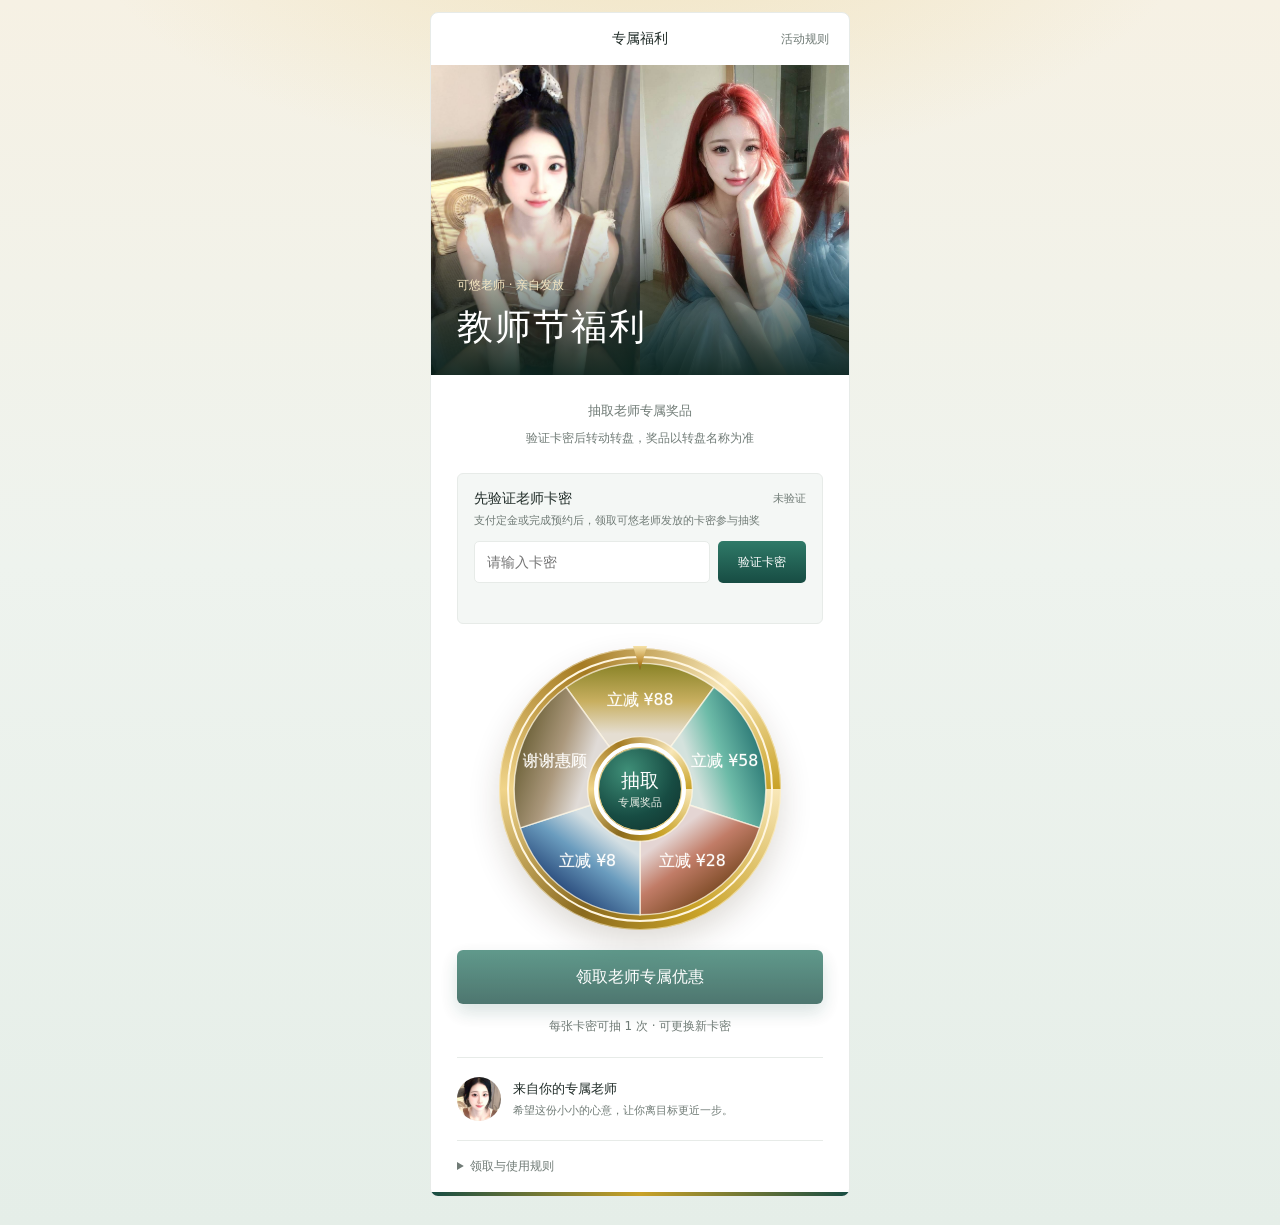
<file: index.html>
<!DOCTYPE html>
<html lang="zh-CN">
<head>
  <meta charset="UTF-8">
  <meta name="viewport" content="width=device-width, initial-scale=1, viewport-fit=cover">
  <meta name="theme-color" content="#174c43">
  <title>教师节福利 · 老师专属减免</title>
  <link rel="stylesheet" href="css/gift.css?v=grad3">
  <style>
    html, body {
      margin: 0;
      min-height: 100%;
      background:
        radial-gradient(ellipse 80% 40% at 50% -8%, rgba(232, 201, 122, .35), transparent 55%),
        linear-gradient(180deg, #f6f1e4 0%, #eef3ee 46%, #e5eee8 100%);
    }
    #gift-root {
      min-height: 100dvh;
      padding: 12px 12px 28px;
    }
  </style>
</head>
<body>
  <div id="gift-root" aria-label="老师专属减免福利">
<main class="gift-page">
    <header class="gift-nav">
      <span></span>
      <strong>专属福利</strong>
      <button type="button" data-open-rules>活动规则</button>
    </header>
    <section class="gift-hero" aria-label="老师专属发放">
      <div class="gift-hero-pair" aria-label="教师节福利老师照片">
        <img src="img/hero-1.jpg" alt="为你发放优惠的老师">
        <img src="img/hero-2.jpg" alt="为你发放优惠的老师">
      </div>
      <div class="gift-hero-copy">
        <p>可悠老师 · 亲自发放</p>
        <h1>教师节福利</h1>
      </div>
    </section>

    <div class="gift-result-host">
      <div class="gift-body">
        <section class="gift-amount" aria-label="抽取老师专属奖品">
          <p>抽取老师专属奖品</p>
          <p class="gift-subtitle">验证卡密后转动转盘，奖品以转盘名称为准</p>
        </section>

        <section class="gift-access" aria-label="卡密验证">
          <div class="gift-access-head"><strong>先验证老师卡密</strong><span class="gift-access-status" data-access-status>未验证</span></div>
          <p class="gift-access-copy">支付定金或完成预约后，由可悠老师发放卡密。每张卡密抽 1 次，换新卡密可再抽。</p>
          <div class="gift-access-row"><input type="text" inputmode="text" autocomplete="off" placeholder="请输入卡密" aria-label="请输入老师发放的卡密" data-card-input><button class="gift-verify" type="button" data-verify-card>验证卡密</button></div>
          <p class="gift-access-error" data-access-error role="alert" aria-live="polite"></p>
        </section>

        <section class="gift-wheel-area" aria-label="抽取专属奖品">
          <div class="gift-wheel-frame">
            <div class="gift-wheel" data-wheel></div>
          </div>
          <div class="gift-pointer" aria-hidden="true"></div>
          <button class="gift-wheel-center" type="button" data-draw aria-label="抽取奖品"><b>抽取</b><span>专属奖品</span></button>
        </section>

        <button class="gift-action" type="button" data-draw data-main-action>领取老师专属优惠</button>
        <button class="gift-reward-link" type="button" data-view-reward hidden>查看我的奖励</button>
        <p class="gift-availability" data-availability aria-live="polite">每张卡密可抽 1 次 · 可更换新卡密</p>

        <div class="gift-sender">
          <div class="gift-avatar"><img src="img/hero-1.jpg" alt="专属老师头像"></div>
          <div class="gift-sender-copy"><strong>来自你的专属老师</strong><p>希望这份小小的心意，让你离目标更近一步。</p></div>
        </div>
        <details class="gift-rules">
          <summary>领取与使用规则</summary>
          <p>支付定金或完成预约后，可向可悠老师领取卡密。输入有效卡密并验证成功后，可抽取 1 次。抽中的金额仅限当前订单抵扣，不可提现或转赠。</p>
        </details>
      </div>
      <div class="gift-modal" data-result hidden>
        <section class="gift-dialog" role="dialog" aria-modal="true" aria-label="老师福利领取结果">
          <button class="gift-close" type="button" data-close-result>关闭</button>
          <div class="gift-avatar"><img src="img/hero-1.jpg" alt="发放福利的老师"></div>
          <h2>老师为你减一笔</h2>
          <p>专属优惠已领取</p>
          <div class="gift-result-amount"><small>¥</small>18</div>
          <div class="gift-order">
            <div><span>老师专属减免</span><span>−¥18.00</span></div>
            <div><span>使用范围</span><strong>当前订单</strong></div>
          </div>
          <button class="gift-action" type="button" data-confirm>确认使用优惠</button>
        </section>
      </div>
    </div>
    <div class="gift-bottom-line" aria-hidden="true"></div>
  </main>
  </div>
  <script src="https://telegram.org/js/telegram-web-app.js"></script>
  <script src="js/store.js?v=noshine"></script>
  <script src="js/gift.js?v=tg1"></script>
</body>
</html>
</file>
<file: css/gift.css>
:root {
  --gift-accent: #174c43;
  --gift-paper: light-dark(#ffffff, #171c1b);
  --gift-ink: light-dark(#202c28, #f1f4f2);
  --gift-muted: light-dark(#707b76, #a9b6af);
  --gift-line: light-dark(#e7ebe8, #35413b);
  --gift-wash: light-dark(#f4f7f5, #232e28);
  --gift-red: light-dark(#ba443f, #f39485);
  color: var(--gift-ink);
  font-family: "PingFang SC", "Microsoft YaHei", system-ui, sans-serif;
  letter-spacing: 0;
  width: 100%;
}
:root *,
:root *::before,
:root *::after { box-sizing: border-box; letter-spacing: 0; }
:root button { font: inherit; cursor: pointer; }
:root button:disabled { cursor: default; }
:root [hidden] { display: none !important; }
:root .gift-page {
  width: min(100%, 420px);
  margin: 0 auto;
  background: var(--gift-paper);
  border: 1px solid var(--gift-line);
  border-radius: 8px;
  overflow: hidden;
}
:root .gift-nav {
  display: grid;
  grid-template-columns: 64px 1fr 64px;
  align-items: center;
  height: 52px;
  padding: 0 12px;
  font-size: 14px;
  color: var(--gift-ink);
}
:root .gift-nav strong { text-align: center; font-weight: 500; }
:root .gift-nav button {
  height: 44px;
  padding: 0;
  border: 0;
  background: transparent;
  color: var(--gift-muted);
  font-size: 12px;
}
:root .gift-hero { position: relative; height: 310px; overflow: hidden; background: #41453f; }
:root .gift-hero-pair { display: grid; grid-template-columns: 1fr 1fr; width: 100%; height: 100%; }
:root .gift-hero-pair img { display: block; width: 100%; height: 100%; object-fit: cover; }
:root .gift-hero-pair img:first-child { object-position: center 24%; }
:root .gift-hero-pair img:last-child { object-position: center 28%; }
:root .gift-hero::after {
  content: "";
  position: absolute;
  inset: 0;
  background: linear-gradient(180deg, transparent 42%, rgba(10, 34, 28, .15) 58%, rgba(10, 34, 28, .92) 100%);
  pointer-events: none;
}
:root .gift-hero-copy { position: absolute; z-index: 1; left: 26px; right: 26px; bottom: 24px; color: #fff; }
:root .gift-hero-copy p { margin: 0 0 10px; font-size: 12px; line-height: 1.5; color: #f4e5c1; }
:root .gift-hero-copy h1 { margin: 0; font-size: 36px; font-weight: 500; line-height: 1.3; letter-spacing: 2px; }
:root .gift-body { padding: 26px 26px 0; }
:root .gift-amount { text-align: center; padding-bottom: 4px; }
:root .gift-amount p { margin: 0; color: var(--gift-muted); font-size: 13px; line-height: 1.5; }
:root .gift-amount .gift-subtitle { margin-top: 8px; font-size: 12px; }
:root .gift-access { margin: 22px 0 4px; padding: 16px; border: 1px solid var(--gift-line); border-radius: 6px; background: var(--gift-wash); }
:root .gift-access-head { display: flex; align-items: center; justify-content: space-between; gap: 10px; }
:root .gift-access-head strong { font-size: 14px; font-weight: 500; }
:root .gift-access-status { color: var(--gift-muted); font-size: 11px; white-space: nowrap; }
:root .gift-access-copy { margin: 5px 0 12px; color: var(--gift-muted); font-size: 11px; line-height: 1.5; }
:root .gift-access-row { display: grid; grid-template-columns: 1fr 88px; gap: 8px; }
:root .gift-access input { width: 100%; height: 42px; padding: 0 12px; border: 1px solid var(--gift-line); border-radius: 5px; outline: 0; background: var(--gift-paper); color: var(--gift-ink); font-size: 14px; }
:root .gift-access input:focus { border-color: var(--gift-accent); }
:root .gift-verify { height: 42px; border: 0; border-radius: 5px; background: linear-gradient(180deg, #2f7a68, #174c43); color: #fff; font-size: 12px; font-weight: 500; }
:root .gift-access-error { min-height: 16px; margin: 8px 0 0; color: var(--gift-red); font-size: 11px; line-height: 1.45; }
:root .gift-wheel-area { position: relative; margin: 24px auto 20px; width: min(100%, 282px); aspect-ratio: 1; }
:root .gift-wheel-frame {
  position: absolute;
  inset: 0;
  border-radius: 50%;
  padding: 8px;
  border: 0;
  background:
    conic-gradient(from 90deg, #f8e7b8, #c9a227 18%, #8a6a1e 32%, #f0d48a 50%, #a57b22 68%, #f8e7b8 86%, #c9a227);
  box-shadow: 0 14px 32px rgba(48, 32, 8, .16), inset 0 0 0 1px rgba(255, 244, 214, .55);
}
:root .gift-wheel {
  position: relative;
  width: 100%;
  height: 100%;
  border: 2px solid #fff6df;
  border-radius: 50%;
  overflow: hidden;
  background: radial-gradient(circle at 50% 42%, #fffaf0, #f3ead4);
}
:root .gift-wheel svg { display: block; width: 100%; height: 100%; }
:root .gift-prize {
  position: absolute;
  transform: translate(-50%, -50%);
  width: 62px;
  text-align: center;
  color: #224e40;
  line-height: 1.2;
}
:root .gift-prize span { display: block; font-size: 11px; margin-bottom: 3px; }
:root .gift-prize strong { font-family: inherit; font-size: 13px; font-weight: 500; word-break: break-word; }
:root .gift-pointer { position: absolute; z-index: 2; top: -2px; left: 50%; width: 14px; height: 24px; background: linear-gradient(180deg, #f6e2a8, #b8862a 70%, #7a5a16); clip-path: polygon(0 0, 100% 0, 50% 100%); transform: translateX(-50%); filter: drop-shadow(0 3px 3px rgba(80, 50, 0, .28)); }
:root .gift-wheel-center { position: absolute; z-index: 3; inset: 35%; display: grid; place-content: center; gap: 5px; padding: 0; border: 1px solid #f0d48a; outline: 4px solid var(--gift-paper); border-radius: 50%; background: radial-gradient(circle at 35% 28%, #3f8f78, #174c43 58%, #102f2a); color: #fff; box-shadow: inset 0 1px 0 rgba(255, 236, 190, .35); }
:root .gift-wheel-center b { font-size: 19px; font-weight: 500; line-height: 1.2; }
:root .gift-wheel-center span { font-size: 11px; line-height: 1.2; color: #ebeee7; }
:root .gift-action { width: 100%; height: 54px; display: flex; align-items: center; justify-content: center; gap: 10px; border: 0; border-radius: 6px; background: linear-gradient(180deg, #2f7a68, #174c43); color: #fff; font-size: 16px; font-weight: 500; box-shadow: 0 8px 18px rgba(23, 76, 67, .22); }
:root .gift-action:disabled { opacity: .76; }
:root .gift-reward-link {
  display: flex;
  align-items: center;
  justify-content: center;
  width: 100%;
  height: 44px;
  margin-top: 8px;
  padding: 0;
  border: 0;
  background: transparent;
  color: var(--gift-accent);
  font-size: 14px;
  font-weight: 500;
}
:root .gift-reward-link[hidden] { display: none !important; }
:root .gift-availability { margin: 13px 0 22px; text-align: center; font-size: 12px; color: var(--gift-muted); line-height: 1.5; }
:root .gift-sender { display: flex; align-items: center; gap: 12px; padding: 19px 0; border-top: 1px solid var(--gift-line); }
:root .gift-avatar { width: 44px; height: 44px; border-radius: 50%; flex: 0 0 auto; overflow: hidden; background: var(--gift-wash); }
:root .gift-avatar img { display: block; width: 100%; height: 100%; object-fit: cover; object-position: 50% 20%; transform: scale(1.65); transform-origin: 50% 32%; }
:root .gift-sender-copy { min-width: 0; flex: 1; }
:root .gift-sender-copy strong { display: block; font-size: 13px; font-weight: 500; line-height: 1.5; }
:root .gift-sender-copy p { margin: 4px 0 0; color: var(--gift-muted); font-size: 11px; line-height: 1.5; }
:root .gift-rules { border-top: 1px solid var(--gift-line); color: var(--gift-muted); font-size: 12px; }
:root .gift-rules summary { padding: 17px 0; cursor: pointer; }
:root .gift-rules p { margin: 0 0 18px; font-size: 12px; line-height: 1.8; }
:root .gift-bottom-line { height: 4px; background: linear-gradient(90deg, #174c43, #c9a227, #174c43); }
:root .gift-result-host { position: relative; }
:root .gift-modal {
  position: absolute;
  inset: 0;
  z-index: 5;
  display: flex;
  align-items: flex-start;
  justify-content: center;
  padding: 32px 18px;
  background: rgba(10, 26, 22, .48);
}
:root .gift-dialog { position: relative; width: 100%; max-width: 330px; padding: 28px 22px 22px; border-radius: 8px; background: var(--gift-paper); text-align: center; }
:root .gift-dialog .gift-avatar { margin: 0 auto 12px; width: 58px; height: 58px; }
:root .gift-close { position: absolute; right: 8px; top: 8px; width: 44px; height: 32px; padding: 0; border: 0; background: transparent; color: var(--gift-muted); font-size: 11px; }
:root .gift-dialog h2 { margin: 0; font-size: 22px; line-height: 1.5; font-weight: 500; }
:root .gift-dialog > p { margin: 6px 0 18px; color: var(--gift-muted); font-size: 12px; line-height: 1.5; }
:root .gift-result-amount { margin: 12px 0 24px; color: var(--gift-red); font-family: Georgia, "Times New Roman", serif; font-size: 68px; line-height: 1; }
:root .gift-result-amount small { font-size: 27px; }
:root .gift-result-amount.is-name { font-family: inherit; font-size: 28px; line-height: 1.3; word-break: break-word; }
:root .gift-order { margin: 16px 0 22px; padding-top: 12px; border-top: 1px solid var(--gift-line); }
:root .gift-order div { display: flex; justify-content: space-between; align-items: baseline; gap: 12px; padding: 7px 0; font-size: 12px; color: var(--gift-muted); }
:root .gift-order div:last-child { color: var(--gift-ink); }
:root .gift-order strong { font-size: 22px; font-weight: 500; }
@media (max-width: 370px) {
  :root .gift-body { padding: 24px 20px 0; }
  :root .gift-hero-copy { left: 20px; right: 20px; }
  :root .gift-modal { padding: 24px 12px; }
  :root .gift-dialog { padding: 26px 18px 18px; }
}
</file>
